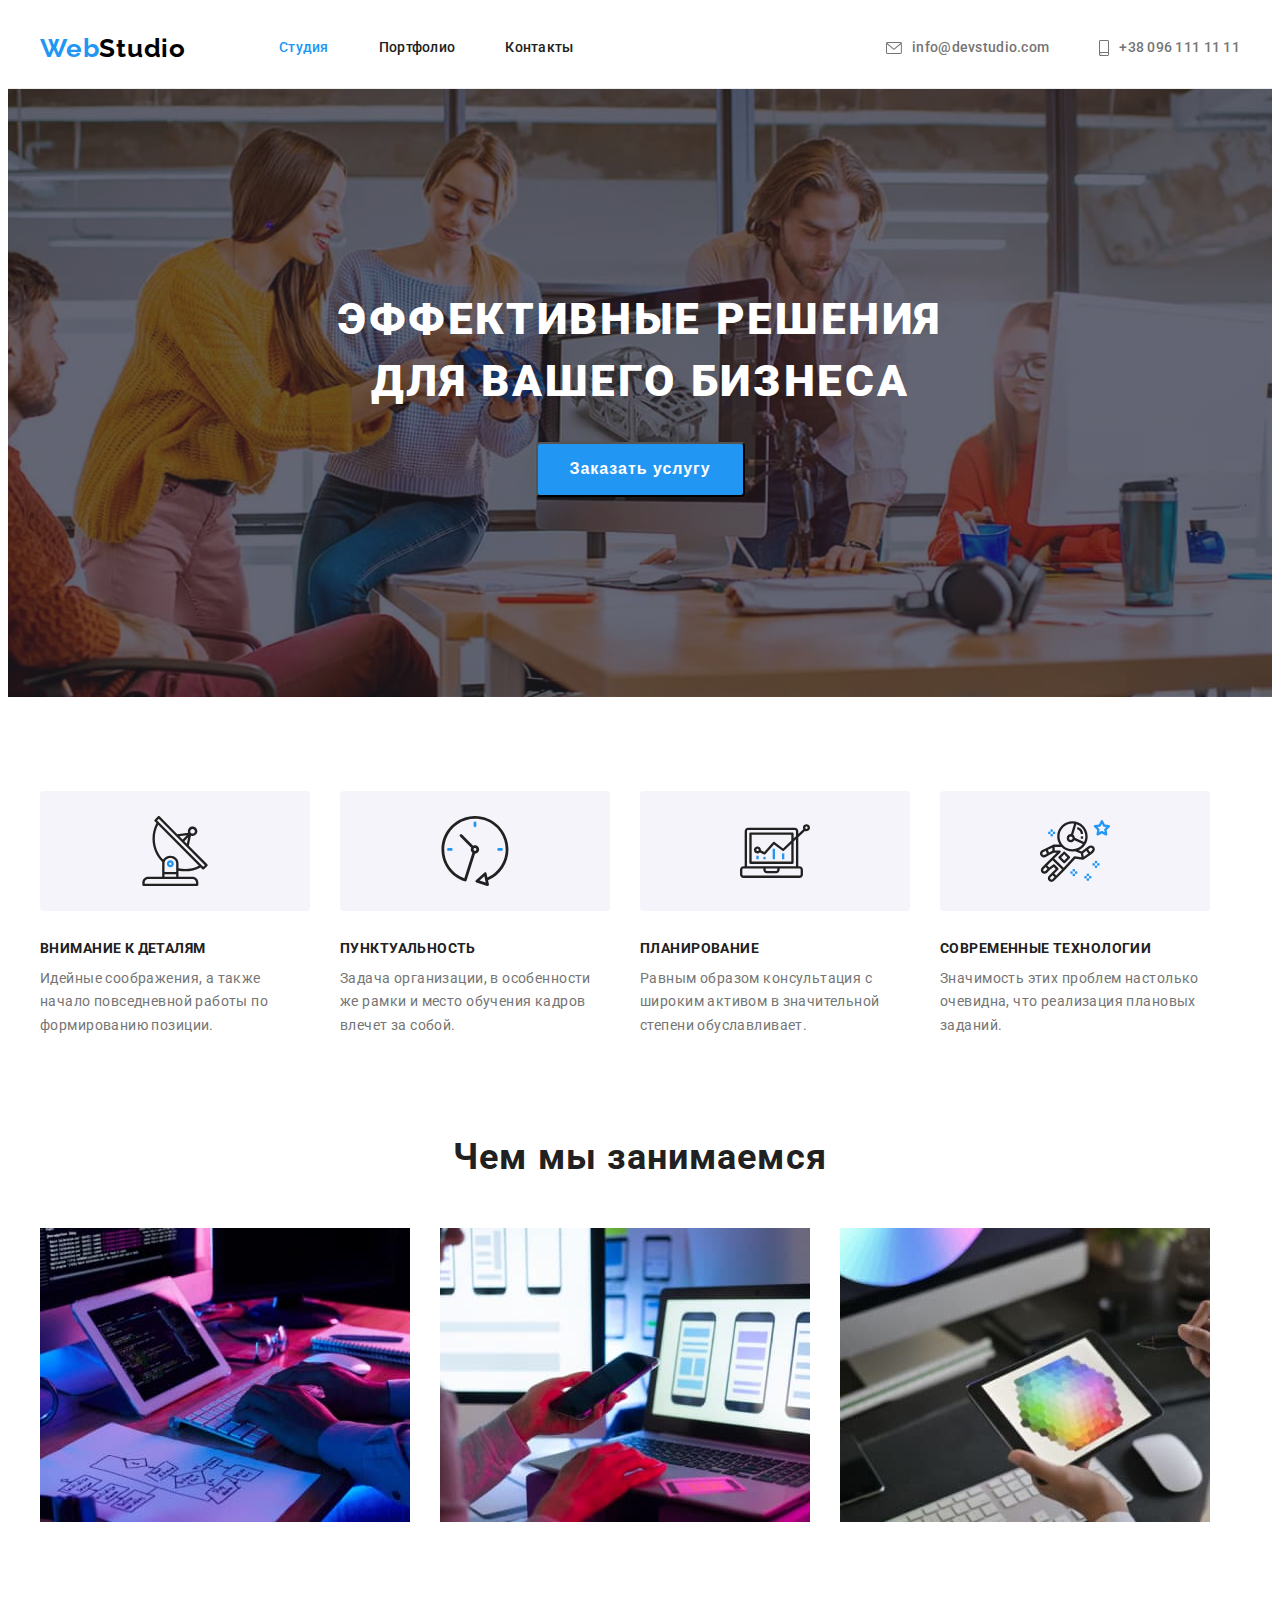
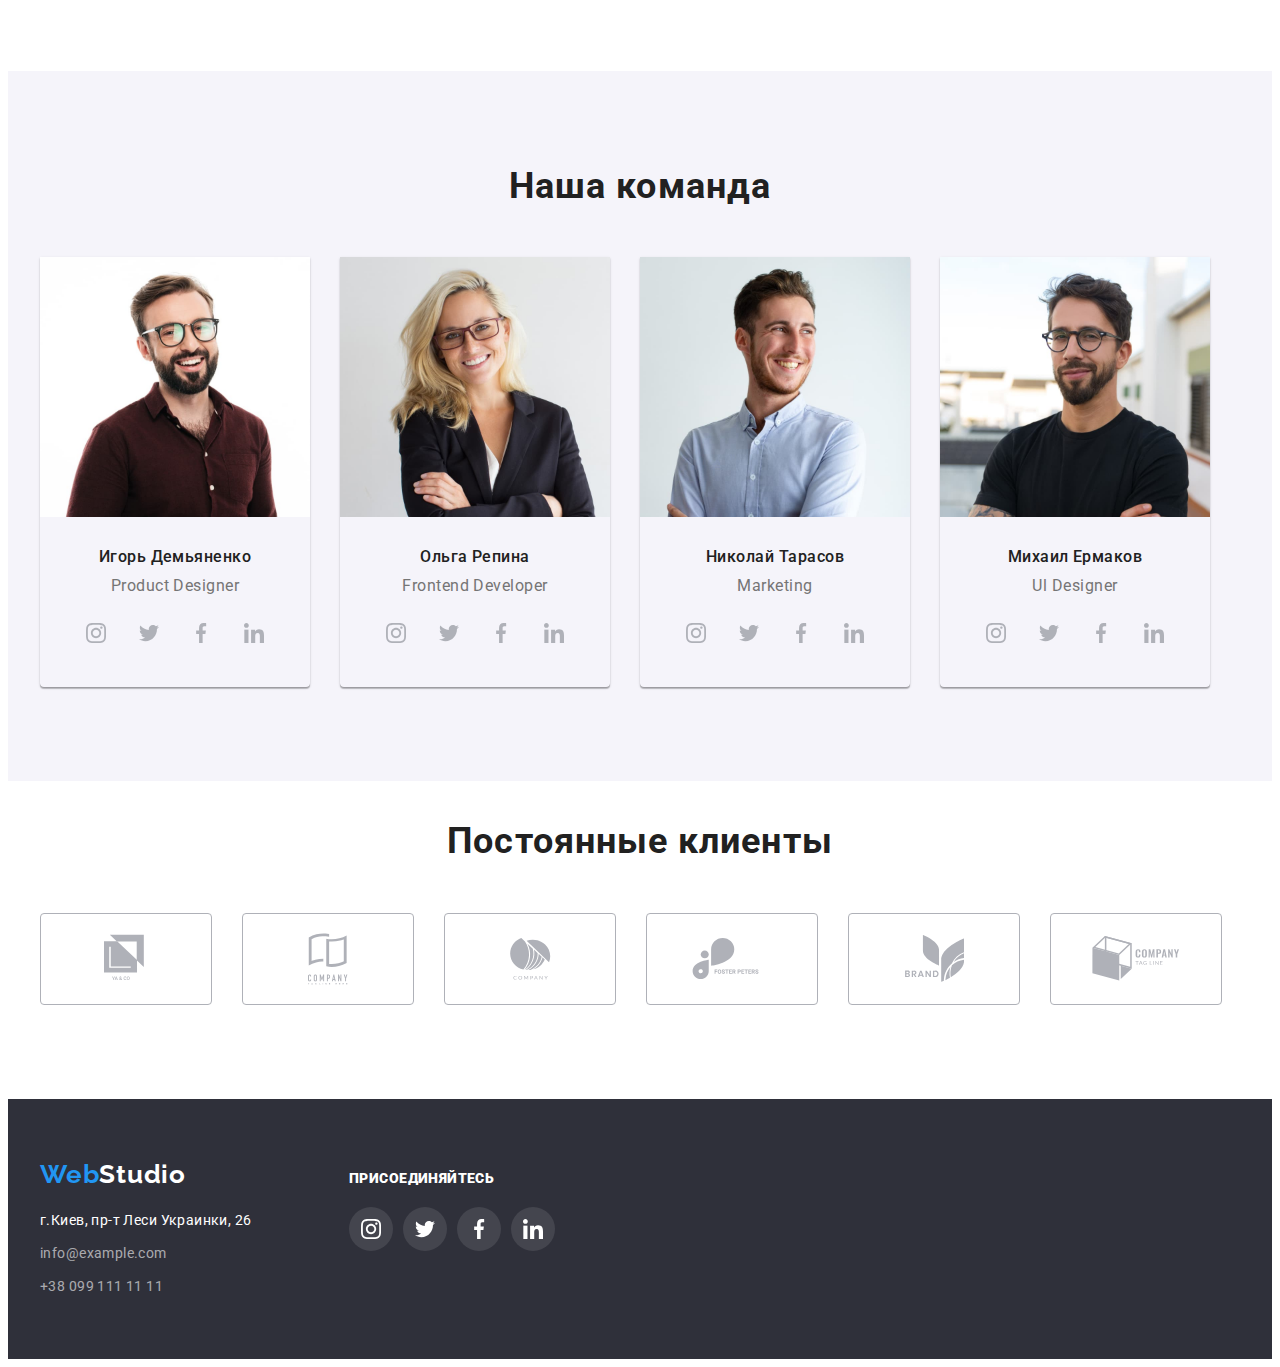
<file: index.html>
<!DOCTYPE html>
<html lang="ru">
<head>
    <meta charset="UTF-8">
    <meta http-equiv="X-UA-Compatible" content="IE=edge">
    <meta name="viewport" content="width=device-width, initial-scale=1.0">
    <link rel="stylesheet" href="https://cdnjs.cloudflare.com/ajax/libs/modern-normalize/1.0.0/modern-normalize.min.css" integrity="sha512-ISS7cAi1PEhQ8jnbJpJZMd29NlhNj4AWYyLOSp2CE/CsHxTCu+r+t0D2yoJudVrd0/8fTVPUVDzY5Tvli75u/g==" crossorigin="anonymous" />
    <link rel="preconnect" href="https://fonts.gstatic.com">
    <link href="https://fonts.googleapis.com/css2?family=Raleway:wght@700&family=Roboto:wght@400;500;700;900&display=swap" rel="stylesheet">
    <link rel="stylesheet" href="./css/styles.css">
    <title>Студия</title>
</head>
<body>
      <!---шапка сайта-->
    <header class="header">  
      <div class="container">  
        <nav class="navigation-for-pages">
            <a href="./index.html" lang="en" class="logo link">Web<span class="change-first">Studio</span></a>    
            <ul class="main-pages">
              <li class="list list-pages"><a href="./index.html" class="main-pages-link link current">Студия</a></li>
              <li class="list list-pages"><a href="./portfolio.html" class="main-pages-link link">Портфолио</a></li>
              <li class="list list-pages"><a href="" class="main-pages-link link">Контакты</a></li>
            </ul>
        </nav>    
            <ul class="first-adress-text"> 
              <li class="list for-contacts">
                <a href="mailto:info@devstudio.com" class="phone link email">
                  <svg class="icon-contacts-letter">
                    <use href="./images/symbol-defs.svg#letter"></use>
                  </svg>
                  info@devstudio.com</a>
              </li>
              <li class="list for-contacts">
                <a href="tel:+380961111111" class="phone link tell">
                  <svg class="icon-contacts-smartphone">
                    <use href="./images/symbol-defs.svg#smartphone"></use>
                  </svg>
                  +38 096 111 11 11</a>
              </li>
            </ul> 
          </div>
    </header>
    
    <main>
        <!---баннер-->
       <section class="hero banner">
         <div class="container">
         <h1 class="headline">Эффективные решения для вашего бизнеса</h1>
         <button type="button" class="modal-btn"><span class="text-btn">Заказать услугу</span></button>
        </div>
       </section>

       <!---преимущества-->
       <section class="skills">
         <div class="container"> 
           <h2 class="visually-hidden">преимущества</h2>
           <ul class="description">
             <li class="list block-description">
                <div class="skills-block">
                  <svg class="skills-icons" width="70" height="70">
                  <use href="./images/symbol-defs.svg#antenna"></use>
                </svg>
               </div>      
                <h3 class="title-description">Внимание к деталям</h3>
                <p class="text-description">Идейные соображения, а также начало повседневной работы по формированию позиции.</p>
              </li>
              <li class="list block-description">
                <div class="skills-block">
                  <svg class="skills-icons" width="70" height="70">
                    <use href="./images/symbol-defs.svg#clock"></use>
                  </svg>
                </div>
                <h3  class="title-description">Пунктуальность</h3>
                <p class="text-description">Задача организации, в особенности же рамки и место обучения кадров влечет за собой.</p>
              </li> 
              <li class="list block-description">
                <div class="skills-block">
                  <svg class="skills-icons" width="70" height="70">
                    <use href="./images/symbol-defs.svg#diagram"></use>
                  </svg>
                </div>
               <h3  class="title-description">Планирование</h3>
               <p class="text-description">Равным образом консультация с широким активом в значительной степени обуславливает.</p>
             </li> 
              <li class="list block-description">
                <div class="skills-block">
                  <svg class="skills-icons" width="70" height="70">
                    <use href="./images/symbol-defs.svg#astronaut"></use>
                  </svg>
                </div>
               <h3  class="title-description">Современные технологии</h3>
               <p class="text-description">Значимость этих проблем настолько очевидна, что реализация плановых заданий.</p>
             </li> 
           </ul>
          </div>
       </section>
       
       <!--основная напраленность нашей команды-->
       <section class="we-do">
         <div class="container">
           <h2 class="work-make">Чем мы занимаемся</h2>
           <ul class="images-of-work">
               <li class="list works">
                   <img src="./images/main-work/1work-with-computer.jpg" alt="работа с компьютером" width="370" height="294">
               </li>
               <li class="list works">
                   <img src="./images/main-work/2work-with-mobile.jpg" alt="работа с разными гаджетами" width="370" height="294">
               </li>
               <li class="list works">
                   <img src="./images/main-work/3work-with-color.jpg" alt="работа с цветом" width="370" height="294">
               </li>
           </ul>
          </div>
        </section>
           <!---наша команда-->
       <section class="our-staff">
       <div class="container">
            <h2 class="work-command">Наша команда</h2>    
            <ul class="description-command">
              <li class="list list-command"><img src="./images/our-command/Igor-Demyanenko.jpg" alt="Игорь Демьяненко" width="270" height="260">
                <div class="block-of-names">
                <h3 class="names">Игорь Демьяненко</h3> 
                <p class="gig">Product Designer</p> 
                <ul class="social-list">
                  <li class="list social-items">
                    <a href="" class="social-link link">
                    <svg class="social-icon" width="20" height="20">
                      <use href="./images/symbol-defs.svg#instagram"></use>
                    </svg>
                  </a>
                  </li>
                  <li class="list social-items">
                   <a href="" class="social-link link"> 
                     <svg class="social-icon" width="20" height="20">
                      <use href="./images/symbol-defs.svg#twitter"></use>
                    </svg>
                  </a>
                  </li>
                  <li class="list social-items">
                    <a href="" class="social-link link">
                    <svg  class="social-icon" width="20" height="20">
                      <use href="./images/symbol-defs.svg#facebook"></use>
                    </svg>
                  </a>
                  </li>
                  <li class="list social-items">
                    <a href="" class="social-link link">
                    <svg  class="social-icon" width="20" height="20">
                      <use href="./images/symbol-defs.svg#linkedin"></use>
                    </svg>
                    </a>
                  </li>
                </ul>
              </div>
              </li>
              <li class="list list-command">
                <img src="./images/our-command/Olha-Repina.jpg" alt="Ольга Репина" width="270" height="260">
                <div class="block-of-names">
                <h3 class="names">Ольга Репина</h3> 
                <p class="gig">Frontend Developer</p>
                <ul class="social-list">
                  <li class="list social-items">
                    <a href="" class="social-link link">
                    <svg class="social-icon" width="20" height="20">
                      <use href="./images/symbol-defs.svg#instagram"></use>
                    </svg>
                  </a>
                </li>   
                <li class="list social-items">
                 <a href="" class="social-link link"> 
                   <svg class="social-icon" width="20" height="20">
                    <use href="./images/symbol-defs.svg#twitter"></use>
                  </svg>
                </a>
                </li>
                <li class="list social-items">
                  <a href="" class="social-link link">
                  <svg  class="social-icon" width="20" height="20">
                    <use href="./images/symbol-defs.svg#facebook"></use>
                  </svg>
                </a>
                </li>
                <li class="list social-items">
                  <a href="" class="social-link link">
                  <svg  class="social-icon" width="20" height="20">
                    <use href="./images/symbol-defs.svg#linkedin"></use>
                  </svg>
                  </a>
                </li>
               </ul>
               </div>
              </li>
              <li class="list list-command">
                <img src="./images/our-command/Nikolay-Tarasov.jpg" alt="Николай Тарасов" width="270" height="260">
                <div class="block-of-names">
                <h3 class="names">Николай Тарасов</h3> 
                <p class="gig">Marketing</p> 
                <ul class="social-list">
                  <li class="list social-items">
                    <a href="" class="social-link link">
                    <svg class="social-icon" width="20" height="20">
                      <use href="./images/symbol-defs.svg#instagram"></use>
                    </svg>
                  </a>
                  </li>
                <li class="list social-items">
                 <a href="" class="social-link link"> 
                   <svg class="social-icon" width="20" height="20">
                    <use href="./images/symbol-defs.svg#twitter"></use>
                  </svg>
                </a>
                </li>
                <li class="list social-items">
                  <a href="" class="social-link">
                  <svg  class="social-icon" width="20" height="20">
                    <use href="./images/symbol-defs.svg#facebook"></use>
                  </svg>
                </a>
                </li>
                <li class="list social-items">
                  <a href="" class="social-link link">
                  <svg  class="social-icon" width="20" height="20">
                    <use href="./images/symbol-defs.svg#linkedin"></use>
                  </svg>
                  </a>
                </li>
               </ul>
              </div>
              </li>
              <li class="list list-command">
                <img src="./images/our-command/Michael-Ermakov.jpg" alt="Михаил Ермаков" width="270" height="260">
                <div class="block-of-names">
                <h3 class="names">Михаил Ермаков</h3> 
                <p class="gig">Ul Designer</p> 
                <ul class="social-list">
                  <li class="list social-items">
                    <a href="" class="social-link link">
                    <svg class="social-icon" width="20" height="20">
                      <use href="./images/symbol-defs.svg#instagram"></use>
                    </svg>
                  </a>
                  </li>
                <li class="list social-items">
                 <a href="" class="social-link link"> 
                   <svg class="social-icon" width="20" height="20">
                    <use href="./images/symbol-defs.svg#twitter"></use>
                  </svg>
                </a>
                </li>
                <li class="list social-items">
                  <a href="" class="social-link link">
                  <svg  class="social-icon" width="20" height="20">
                    <use href="./images/symbol-defs.svg#facebook"></use>
                  </svg>
                </a>
                </li>
                <li class="list social-items">
                  <a href="" class="social-link link">
                  <svg  class="social-icon" width="20" height="20">
                    <use href="./images/symbol-defs.svg#linkedin"></use>
                  </svg>
                  </a>
                </li>
               </ul>
              </div>
              </li>
              </ul>
        </div>      
        </section> 
        <!-- our clients -->
        <section class="clients">
          <div class="container">
            <h2 class="clients-title">Постоянные клиенты</h2>
            <ul class="clients-list">
              <li class="clients-item list">
                <a class="clients-link" href="">
                  <svg class="clients-icon" width="44" height="50">
                    <use href="./images/symbol-defs.svg#logo-1"></use>
                  </svg>
                </a>
              </li>
              <li class="clients-item list">
                <a class="clients-link" href="">
                  <svg class="clients-icon" width="40" height="52">
                    <use href="./images/symbol-defs.svg#logo-2"></use>
                  </svg>
                </a>
              </li>
              <li class="clients-item list">
                <a class="clients-link" href="">
                  <svg class="clients-icon" width="41" height="42">
                    <use href="./images/symbol-defs.svg#logo-3"></use>
                  </svg>
                </a>
              </li>
              <li class="clients-item list">
                <a class="clients-link" href="">
                  <svg class="clients-icon" width="80" height="42">
                    <use href="./images/symbol-defs.svg#logo-4"></use>
                  </svg>
                </a>
              </li>
              <li class="clients-item list">
                <a class="clients-link" href="">
                  <svg class="clients-icon" width="59" height="47">
                    <use href="./images/symbol-defs.svg#logo-5"></use>
                  </svg>
                </a>
              </li>
              <li class="clients-item list">
                <a class="clients-link" href="">
                  <svg class="clients-icon" width="88" height="45">
                    <use href="./images/symbol-defs.svg#logo-6"></use>
                  </svg>
                </a>
              </li>
            </ul>
          </div>
        </section> 
    </main>
    <!--подвал-->
    <footer class="footer">
    <div class="container">  
      <div class="footer-box">
        <div class="footer-class">   
      <a href="./index.html" lang="en" class="logo link web-footer">Web<span class="change-second">Studio</span></a>
      <!---адрес--> 
      <address class="address">
         <ul class="address-text">
          <li class="list footer-contacts">
            <a href="https://goo.gl/maps/VTNjZpvYat5TJ8QY6" target="_blank" rel="noopener noreferrer" 
            class="location-link link">
            г.Киев, пр-т Леси Украинки, 26</a>
          </li>
          <li class="list footer-contacts">
            <a href="mailto:info@example.com" lang="en" class="phone-link link">info@example.com</a>
          </li>
          <li class="list footer-contacts">
            <a href="tel:+380991111111" class="phone-link link">+38 099 111 11 11</a>
          </li>
        </ul>   
      </address>
      </div>  
     <!--join-us  -->
      <div class="join">
      <h2 class="visually-hidden">join to us</h2>
      <p class="join-text"><strong>Присоединяйтесь</strong></p>
      <ul class="social-list join-list">
        <li class="list social-items join-items">
          <a href="" class="social-link join-link link ">
          <svg class="social-icon" width="20" height="20">
            <use href="./images/symbol-defs.svg#instagram"></use>
          </svg>
        </a>
        </li>
      <li class="list social-items join-items">
       <a href="" class="social-link join-link link"> 
         <svg class="social-icon" width="20" height="20">
          <use href="./images/symbol-defs.svg#twitter"></use>
        </svg>
      </a>
      </li>
      <li class="list social-items join-items">
        <a href="" class="social-link join-link link">
        <svg  class="social-icon" width="20" height="20">
          <use href="./images/symbol-defs.svg#facebook"></use>
        </svg>
      </a>
      </li>
      <li class="list social-items join-items">
        <a href="" class="social-link join-link link">
        <svg  class="social-icon" width="20" height="20">
          <use href="./images/symbol-defs.svg#linkedin"></use>
        </svg>
        </a>
      </li>
     </ul>
    </div>
    </div>
  </div> 
  </footer>    
</body>
</html>
</file>
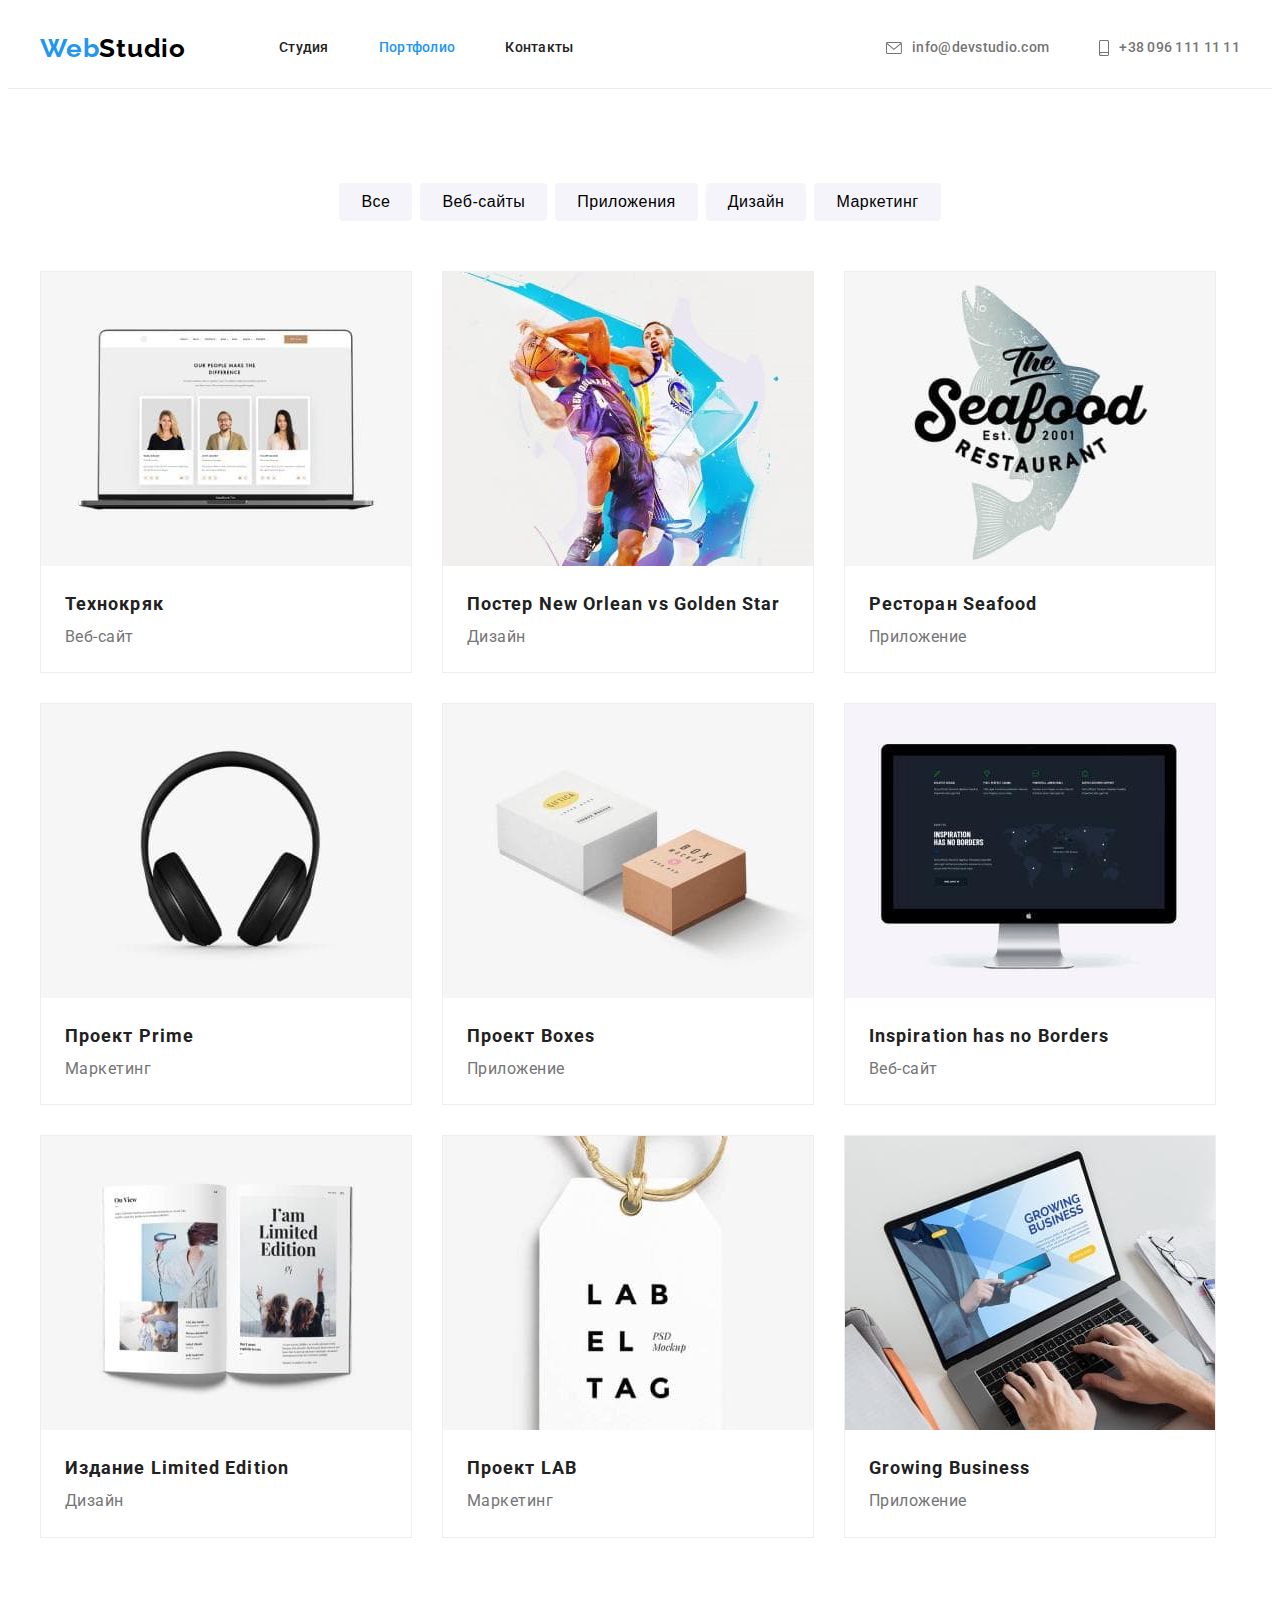
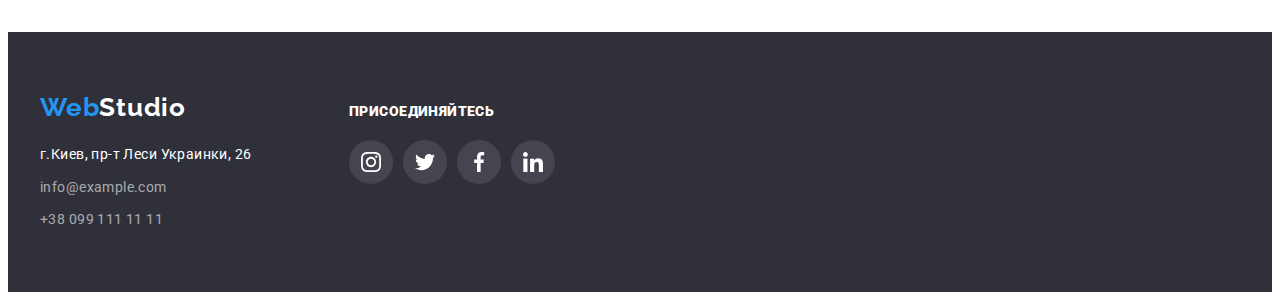
<file: portfolio.html>
<!DOCTYPE html>
<html lang="en">
<head>
    <meta charset="UTF-8">
    <meta http-equiv="X-UA-Compatible" content="IE=edge">
    <meta name="viewport" content="width=device-width, initial-scale=1.0">
    <link rel="stylesheet" href="https://cdnjs.cloudflare.com/ajax/libs/modern-normalize/1.0.0/modern-normalize.min.css" integrity="sha512-ISS7cAi1PEhQ8jnbJpJZMd29NlhNj4AWYyLOSp2CE/CsHxTCu+r+t0D2yoJudVrd0/8fTVPUVDzY5Tvli75u/g==" crossorigin="anonymous" />
    <link rel="preconnect" href="https://fonts.gstatic.com">
    <link href="https://fonts.googleapis.com/css2?family=Raleway:wght@700&family=Roboto:wght@400;500;700;900&display=swap" rel="stylesheet">
    <link rel="stylesheet" href="./css/styles.css">
    <title>Портфолио</title>
</head>
<body>
     <!---шапка сайта-->
    <header class="header">
      <div class="container">
      <nav class="navigation-for-pages">
          <a href="./index.html" lang="en" class="logo link">Web<span class="change-first">Studio</span></a>    
          <ul class="main-pages">
            <li class="list list-pages"><a href="./index.html" class="main-pages-link link">Студия</a></li>
            <li class="list list-pages"><a href="./portfolio.html" class="main-pages-link link current">Портфолио</a></li>
            <li class="list list-pages"><a href="" class="main-pages-link link">Контакты</a></li>
          </ul>
      </nav>    
      <ul class="first-adress-text"> 
        <li class="list for-contacts">
          <a href="mailto:info@devstudio.com" class="phone link email">
            <svg class="icon-contacts-letter">
              <use href="./images/symbol-defs.svg#letter"></use>
            </svg>
            info@devstudio.com</a>
        </li>
        <li class="list for-contacts">
          <a href="tel:+380961111111" class="phone link tell">
            <svg class="icon-contacts-smartphone">
              <use href="./images/symbol-defs.svg#smartphone"></use>
            </svg>
            +38 096 111 11 11</a>
        </li>
      </ul> 
        </div>
    </header>
    <main>
        <!--ссылки на ресурсы-->
        <section class="filters">
          <div class="container">
            <h1 class="visually-hidden">our projects</h1>
            <ul class="btn-of-filters">                
                <li class="list list-filters">
                    <button type="button" class="button-list">Все</button> 
                </li>
                <li class="list list-filters">
                    <button type="button" class="button-list">Веб-сайты</button>
                </li>
                <li class="list list-filters">
                    <button type="button" class="button-list">Приложения</button>
                </li>
                <li class="list list-filters">
                    <button type="button" class="button-list">Дизайн</button>
                </li>
                <li class="list list-filters">
                    <button type="button" class="button-list">Маркетинг</button>
                </li>               
            </ul>
          
            <ul class="projects">
                <li class="list projects-card"> 
                  <a href="" class="link projects-link">
                   <div class="picture">
                     <img src="./images/images-portfolio/1techno-kryak.jpg" alt="Три человека" width="370" height="294">   
                   </div>
                    <div class="text-cards">
                    <h3 class="subtitle">Технокряк</h3>
                    <p class="projects-paragraph">Веб-сайт</p>
                  </div>
                  </a>
                </li>
                <li class="list projects-card"> 
                   <a href="" class="link projects-link">
                    <div class="picture">
                      <img src="./images/images-portfolio/2golden-star.jpg" alt="Баскетболисты" width="370" height="294">
                    </div>
                    <div class="text-cards">
                      <h3 class="subtitle">Постер New Orlean vs Golden Star</h3>
                    <p class="projects-paragraph">Дизайн</p>
                  </div> 
                   </a> 
                </li>
                <li class="list projects-card">
                  <a href="" class="link projects-link">
                    <div class="picture">
                      <img src="./images/images-portfolio/3seafood.jpg" alt="Эмблема ресторана Seafood" width="370" height="294">
                    </div>
                    <div class="text-cards">
                      <h3 class="subtitle">Ресторан Seafood</h3>
                    <p class="projects-paragraph">Приложение</p>
                  </div> 
                  </a>                
                </li>
                <li class="list projects-card">
                  <a href="" class="link projects-link">
                   <div class="picture">
                     <img src="./images/images-portfolio/4prime.jpg" alt="Наушники" width="370" height ="294">
                    </div>
                    <div class="text-cards">
                       <h3 class="subtitle">Проект Prime</h3>
                    <p class="projects-paragraph">Маркетинг</p>
                  </div>
                  </a>
                </li>
                <li class="list projects-card">
                  <a href="" class="link projects-link">
                   <div class="picture">
                     <img src="./images/images-portfolio/5boxes.jpg" alt="Две коробки" width="370" height="294">
                    </div>
                   <div class="text-cards">
                     <h3 class="subtitle">Проект Boxes</h3>
                    <p class="projects-paragraph">Приложение</p>
                  </div> 
                  </a>
                </li>
                <li class="list projects-card">
                  <a href="" class="link projects-link">
                  <div class="picture">
                    <img src="./images/images-portfolio/6no-borders.jpg" alt="Монитор" width="370" height="294">
                  </div>  
                  <div class="text-cards">
                    <h3 class="subtitle">Inspiration has no Borders</h3>
                    <p class="projects-paragraph">Веб-сайт</p>
                  </div>
                  </a>
                </li>
                <li class="list projects-card">
                  <a href="" class="link projects-link">
                  <div class="picture">
                    <img src="./images/images-portfolio/7limited-edition.jpg" alt="Журнал Limited Edition" width="370" height="294">
                  </div> 
                   <div class="text-cards">
                     <h3 class="subtitle">Издание Limited Edition</h3>
                    <p class="projects-paragraph">Дизайн</p>
                  </div>
                  </a>
                </li>
                <li class="list projects-card">
                  <a href="" class="link projects-link">
                  <div class="picture"></div>  <img src="./images/images-portfolio/8project-lab.jpg" alt="Лейбл проекта LAB" width="370" height="294">
                   <div class="text-cards">
                      <h3 class="subtitle">Проект LAB</h3>
                    <p class="projects-paragraph">Маркетинг</p>
                  </div>
                  </a> 
                </li>
                <li class="list projects-card">
                  <a href="" class="link projects-link">
                  <div class="picture"></div>  <img src="./images/images-portfolio/9growing-business.jpg" alt="Ноутбук" width="370"  height="294">
                   <div class="text-cards">
                     <h3 class="subtitle">Growing Business</h3>
                    <p class="projects-paragraph">Приложение</p>
                  </div>
                  </a>
                </li>
            </ul>
          </div>
        </section>
    </main>

    <footer class="footer">
      <div class="container">  
        <div class="footer-box">
          <div class="footer-class">   
        <a href="./index.html" lang="en" class="logo link web-footer">Web<span class="change-second">Studio</span></a>
        <!---адрес--> 
        <address class="address">
           <ul class="address-text">
            <li class="list footer-contacts">
              <a href="https://goo.gl/maps/VTNjZpvYat5TJ8QY6" target="_blank" rel="noopener noreferrer" 
              class="location-link link">
              г.Киев, пр-т Леси Украинки, 26</a>
            </li>
            <li class="list footer-contacts">
              <a href="mailto:info@example.com" lang="en" class="phone-link link">info@example.com</a>
            </li>
            <li class="list footer-contacts">
              <a href="tel:+380991111111" class="phone-link link">+38 099 111 11 11</a>
            </li>
          </ul>   
        </address>
        </div>  
       <!--join-us  -->
       <div class="join">
        <h2 class="visually-hidden">join to us</h2>
        <p class="join-text"><strong>Присоединяйтесь</strong></p>
        <ul class="social-list join-list">
          <li class="list social-items join-items">
            <a href="" class="social-link join-link link">
            <svg class="social-icon" width="20" height="20">
              <use href="./images/symbol-defs.svg#instagram"></use>
            </svg>
          </a>
          </li>
        <li class="list social-items join-items">
         <a href="" class="social-link join-link link"> 
           <svg class="social-icon" width="20" height="20">
            <use href="./images/symbol-defs.svg#twitter"></use>
          </svg>
        </a>
        </li>
        <li class="list social-items join-items">
          <a href="" class="social-link join-link link">
          <svg  class="social-icon" width="20" height="20">
            <use href="./images/symbol-defs.svg#facebook"></use>
          </svg>
        </a>
        </li>
        <li class="list social-items join-items">
          <a href="" class="social-link join-link link">
          <svg  class="social-icon" width="20" height="20">
            <use href="./images/symbol-defs.svg#linkedin"></use>
          </svg>
          </a>
        </li>
       </ul>
      </div>
      </div>
    </div> 
     </footer>    
</body>
</html>
</file>
<file: css/styles.css>
:root {
    --main-font: "Roboto", sans-serif;
    --secondary-font: "Raleway", sans-serif;
    --accent-color: #2196F3; 
    --main-color: #212121;
    --paragraph-color: #757575;
    --technical-color: #188CE8;
    --white-color: #fff;
    --backround-btn: #F5F4FA;
    --section-background: #2F303A;
    --letter-spacing: 0.03em;
    --font-weight-variable: 700;
    --font-size-predominate: 14px;
    --container-padding: 15px;
    --container-width: 1200px;
    --container-margin: 0 auto;
    --padding-of-section: 94px;
    --margin-in-section: 30px;
    --social-links-color: #AFB1B8;

}


/* СБРОС */
.link { 
    text-decoration: none;
    display: block;
}
.list {
    list-style: none;
}  
.address { 
    font-style: normal;
} 
h1, h2, h3, h4, h5, h6, p {
    margin:0;
}
Ul, li {
    margin:0;
    padding: 0;}
img {
    display: block;
    max-width: 100%;
}

/* end СБРОС */

body {
    font-family: var(--main-font);
    color: var(--main-color);
    font-weight: 400;
}



/* === header====*/
.header {
    border-bottom: 1px solid #ececec;
}

.container {
    width: var(--container-width);
    margin: 0 auto;
    padding-left: var( --container-padding);
    padding-right: var( --container-padding); 
}

.header .container {
    display: flex;
    align-items: center;

}
.navigation-for-pages,
.main-pages,
.first-adress-text {
    display: flex;
    align-items: center;
}
.logo {
    margin-right: 93px;
}

.list-pages:not(:last-child),
.for-contacts:not(:last-child) {
    margin-right: 50px;
}

.first-adress-text {
    margin-left: auto;
}
.main-pages-link.link.current {
    color: var(--accent-color);
}
.logo {
    font-family: var(--secondary-font);
    font-weight: var(--font-weight-variable);
    font-size: 26px;
    line-height: 1.19;
    letter-spacing: var(--letter-spacing);
    color: var(--accent-color);
}
.change-first {
    color: #000;
}
.main-pages-link {
    font-weight: 500;
    font-size: var(--font-size-predominate); 
    line-height: 1.14;
    letter-spacing: 0.02em;
    color: var(--main-color);
    padding-top: 32px;
    padding-bottom: 32px;
}
.main-pages-link:hover,
.main-pages-link:focus {
    color: var(--accent-color);
}

/* contacts */
.phone {
    padding-top: 7px;
    padding-bottom: 7px;
}
.phone:hover,
.phone:focus {
    color: var(--accent-color);
}
.phone {
    font-weight: 500;
    font-size: var(--font-size-predominate);
    line-height: 1.14;
    letter-spacing: 0.02em;
    color: var(--paragraph-color);
    padding-top: 32px;
    padding-bottom: 32px;
}

/* icon */
.email,
.tell {
    display: flex;
    align-items: center; 
}

.icon-contacts-letter,
.icon-contacts-smartphone{  
    fill: currentColor;
}

.letter:focus,
.letter:hover,
.smartphone:hover,
.smartphone:focus {
    fill:currentColor;
}
.icon-contacts-letter {
    height: 12px;
    width: 16px;
    margin-right: 10px;
}

.icon-contacts-smartphone {
    height: 16px;
    width: 10px;
    margin-right: 10px;
}
/* end header */



/* main html */
.hero {
    background-color: var(--section-background);   
    padding-bottom: 200px;
    padding-top: 200px; 
}
.banner {
    display: flex;
    background-color: var(--section-background);
    max-width: 1600px;
    margin: 0 auto;
    background-size: cover;
    background-repeat: no-repeat;
    background-position: center ;
    background-image: linear-gradient(rgba(47, 48, 58, 0.4), rgba(47, 48, 58, 0.4)), url(../images/img.jpg);
}

.headline {  
    font-family: var(--main-font);
    font-weight: 900;
    font-size: 44px;
    line-height: 1.4;
    letter-spacing: 0.06em;
    text-transform: uppercase;
    color: var(--white-color);
    max-width: 696px; 
    text-align: center;
    margin-left: auto;
    margin-right: auto;    
}

.modal-btn,
.button-list {
    border-radius: 4px;
}

.modal-btn {  
    display: block;
    margin-left: auto;
    margin-right: auto;
    background-color: var(--accent-color);
    padding: 10px 32px;
    min-width: 200px;
    cursor: pointer;   
    margin-top: 30px; 
    margin-left: auto;
    margin-right: auto;   
} 

.modal-btn:hover,
.modal-btn:focus {
    background-color: var(--technical-color);
}

.text-btn {
    font-weight: var(--font-weight-variable);
    font-size: 16px;
    line-height: 1.9;
    letter-spacing: 0.06em;  
    height: 30px;
    color: var(--white-color);
}
/* hero end */

/* skills */
.visually-hidden {
    position: absolute !important;
    clip: rect(1px 1px 1px 1px); /* IE6, IE7 */
    clip: rect(1px, 1px, 1px, 1px);
    padding: 0 !important;
    border: 0 !important;
    height: 1px !important;
    width: 1px !important;
    overflow: hidden;
}

.skills {
    display: flex;
    align-items: center;
    padding-top: var(--padding-of-section);
    padding-bottom: var(--padding-of-section);
}

.description {
    display: flex;
    align-items: center;
    margin-left: calc(-1*var(--margin-in-section));
    margin-top: calc(-1*var(--margin-in-section));
}

.block-description {
    margin-left: var(--margin-in-section);
    margin-top: var(--margin-in-section);
    height: 251px;
    width: 270px;
}

.skills-block {
    display: flex;
    align-items: center;
    justify-content: center;
    background-color: var(--backround-btn);
    width: 270px;
    height: 120px;
    margin-bottom: 30px;
    border-radius: 4px;
}

.title-description {    
    font-weight: var(--font-weight-variable);
    font-size: var(--font-size-predominate);
    line-height: 1.14;
    letter-spacing: var(--letter-spacing);    
    text-transform: uppercase;  
    margin-bottom: 10px;
}
.text-description {
    font-size: var(--font-size-predominate);
    line-height: 1.7;
    letter-spacing: var(--letter-spacing);
    color: var(--paragraph-color);
}
.skills-icons {
    fill: currentColor;
}
/* end skills */


/* what we do */
.we-do {
    padding-bottom: 149px;
} 
.images-of-work {
    display: flex;
    align-items: center;
    flex-wrap: wrap;
    margin-left: calc(-1*var(--margin-in-section));
    margin-bottom: calc(-1*var(--margin-in-section));
}
.images-of-work > .works{
    margin-left: var(--margin-in-section);
    margin-bottom: var(--margin-in-section);
}
.woks {
    height: 294px;
    width: 370px;
}


/* our-staff */

.our-staff {
    background: var(--backround-btn);
    padding-top: var(--padding-of-section);
    padding-bottom: var(--padding-of-section);
}

.description-command {
    display: flex;
    flex-wrap: wrap;
    margin-left: calc(-1*var(--margin-in-section));
    margin-bottom: calc(-1*var(--margin-in-section));
}
.description-command >.list-command {
    width: 270px;
    height: 430px;
    margin-left: var(--margin-in-section);
    margin-bottom: var(--margin-in-section);
    box-shadow: 0px 1px 3px rgba(0, 0, 0, 0.12), 0px 1px 1px rgba(0, 0, 0, 0.14), 0px 2px 1px rgba(0, 0, 0, 0.2);
    border-radius: 0px 0px 4px 4px
}

.work-make,     
.work-command {
    font-weight: var(--font-weight-variable);
    font-size: 36px;
    line-height: 1.17;
    letter-spacing: var(--letter-spacing);
    text-align: center;
    display: block;
    margin-left: auto;
    margin-right: auto;
    margin-bottom: 50px;            
}
.description-command .names{
    font-weight: 500;
    font-size: 16px;
    line-height: 1.2;
    letter-spacing: var(--letter-spacing);   
}
.block-of-names {
    padding-top: var(--margin-in-section);
    padding-bottom: var(--margin-in-section);
    padding-left: 30px;
    padding-right: 30px;
    text-align: center;

}
.names {
    margin-bottom: 10px;
}
.description-command .gig {
    font-size: 16px;
    line-height: 1.2;
    letter-spacing: var(--letter-spacing);
    color: var(--paragraph-color);
    margin-bottom: 16px;

}
 /* icons */
.social-list {
    display: flex;
    align-items: center;
    justify-content: center;
    justify-content: space-around;
 }
.social-link{
    display: flex;
    align-items: center;
    justify-content: center;
    color: var(--social-links-color);
    width: 44px;
    height: 44px;
}
.social-link:hover,
.social-link:focus {
    background-color: var(--accent-color);
    border-radius: 50%;
    color: #fff;
}

.social-icon {
    fill: currentColor;
    width: 20px;
    height: 20px;
}
 
/* our staff end */

/* our clients */
.clients {
    padding-bottom: var(--padding-of-section);
    padding-top: 40px;
}
.clients-title {
    display: block;
    margin-left: auto;
    margin-right: auto;
    margin-bottom: 50px;
    text-align: center;  
    font-weight: var(--font-weight-variable);  
    font-size: 36px;
    line-height: 1.16;
    letter-spacing: var(--letter-spacing);
}
.clients-list {
    display: flex;
    flex-wrap: wrap;
    align-items: center;
    margin-left: calc(-1*var(--margin-in-section));
}

.clients-item {
    display: flex;
    align-items: center;
    justify-content: center;
    width: 170px;
    height: 90px;
    border: 1px solid #AFB1B8; 
    border-radius: 4px;
    margin-left: var(--margin-in-section);
}
.clients-link {
    color: var(--social-links-color);
    display: flex;
    align-items: center;
    justify-content: center;
    width: 100%;
    height: 100%;
}

.clients-link:hover,
.clients-link:focus  {
    color: var(--accent-color);
    
}

.clients-item:focus,
.clients-item:hover {
    border: 1px solid var(--accent-color);
}
.clients-icon {
    fill: currentColor;
}


/* prtfolio main*/
.filters {
   padding-top: var(--padding-of-section); 
   padding-bottom: var(--padding-of-section);
}
.container .btn-of-filters {
     display: flex;
     align-items: center;
     flex-wrap: wrap;
     margin-bottom: 50px;
     justify-content: center;   
}
.list-filters:not(:last-child) {
    margin-right: 8px;    
}
 
.button-list {
    font-weight: 500;
    font-size: 16px;
    line-height: 1.6;
    letter-spacing: var(--letter-spacing);
    background-color: var(--backround-btn);
    cursor: pointer;
    border: transparent;
    padding: 6px 22px;
}
.button-list:hover,
.button-list:focus {
    color: var(--white-color);
    background-color: var(--accent-color);
    box-shadow: 0px 3px 1px rgba(0, 0, 0, 0.1), 
    0px 1px 2px rgba(0, 0, 0, 0.08), 
    0px 2px 2px rgba(0, 0, 0, 0.12);
}   


/* projects imgs+text */
.container >.projects{
    display: flex;
    align-items: center;
    flex-wrap: wrap;
    margin-left: calc(-1 * var(--margin-in-section));
    margin-top: calc(-1 * var(--margin-in-section));
}
.projects>.list {
    margin-left: var(--margin-in-section);
    margin-top: var(--margin-in-section);
}
.projects > .projects-card{
    width: 370px;
    border: 1px solid #EEEEEE;
}
.subtitle {
    font-weight:var(--font-weight-variable);    
    font-size: 18px;
    line-height: 2;
    letter-spacing: 0.06em;
    color: var(--main-color);
}
.text-cards {
    padding-top: 20px;
    padding-bottom: 20px;
    padding-left: 24px;
    padding-right: auto;
}
.projects-paragraph {
    font-size: 16px;
    line-height: 1.9;
    letter-spacing: var(--letter-spacing);
    color: var(--paragraph-color);
}
.projects-link:hover,
.projects-link:focus {
    box-shadow:0px 1px 1px rgba(0, 0, 0, 0.12),
     0px 4px 4px rgba(0, 0, 0, 0.06), 
     1px 4px 6px rgba(0, 0, 0, 0.16);
}

/* prtfolio main end*/

/* end main */



/* ==========footer=========== */
.footer{
    background-color: var(--section-background);
    padding-top: 60px;
    padding-bottom: 60px;
}
.web-footer {
    display: block;
    margin-bottom: 20px;
}
.change-second {
    color: var(--white-color);
}

.location-link,
.phone-link {
    font-size: var(--font-size-predominate);
    line-height: 1.7;
    letter-spacing: var(--letter-spacing);
    display: block;
} 
.footer-contacts:not(:last-child) {
    margin-bottom: 9px;
}
.location-link   { 
    color: var(--white-color);
}

.phone-link {
    color: rgba(255, 255, 255, 0.6);
} 


/* join to us */
.join-text {
    font-weight: var(--font-weight-variable);
    font-size: 14px;
    line-height: 1.14;
    letter-spacing: var(--letter-spacing);
    text-transform: uppercase;
    color: #FFFFFF; 
    margin-bottom: 20px;
}

 /* флексы */

.footer-class {
    display: flex;
    flex-direction: column; 
} 
.footer-box  {
    display: flex;
    align-items: baseline;
}
.join {
    display: flex;
    flex-direction: column;
    margin-left: 70px;
    margin-right: auto;
} 
.join-list {
    display: flex;
    align-items: center;
    margin-bottom: -10px;
    margin-left: -10px;     
}
.join-items {
    margin-bottom: 10px;
    margin-left: 10px;
    
}
.join-link {
    background: rgba(255, 255, 255, 0.1);
    border-radius: 50%; 
    color: #fff;
}
  

/* ==========footer end=========== */
</file>
